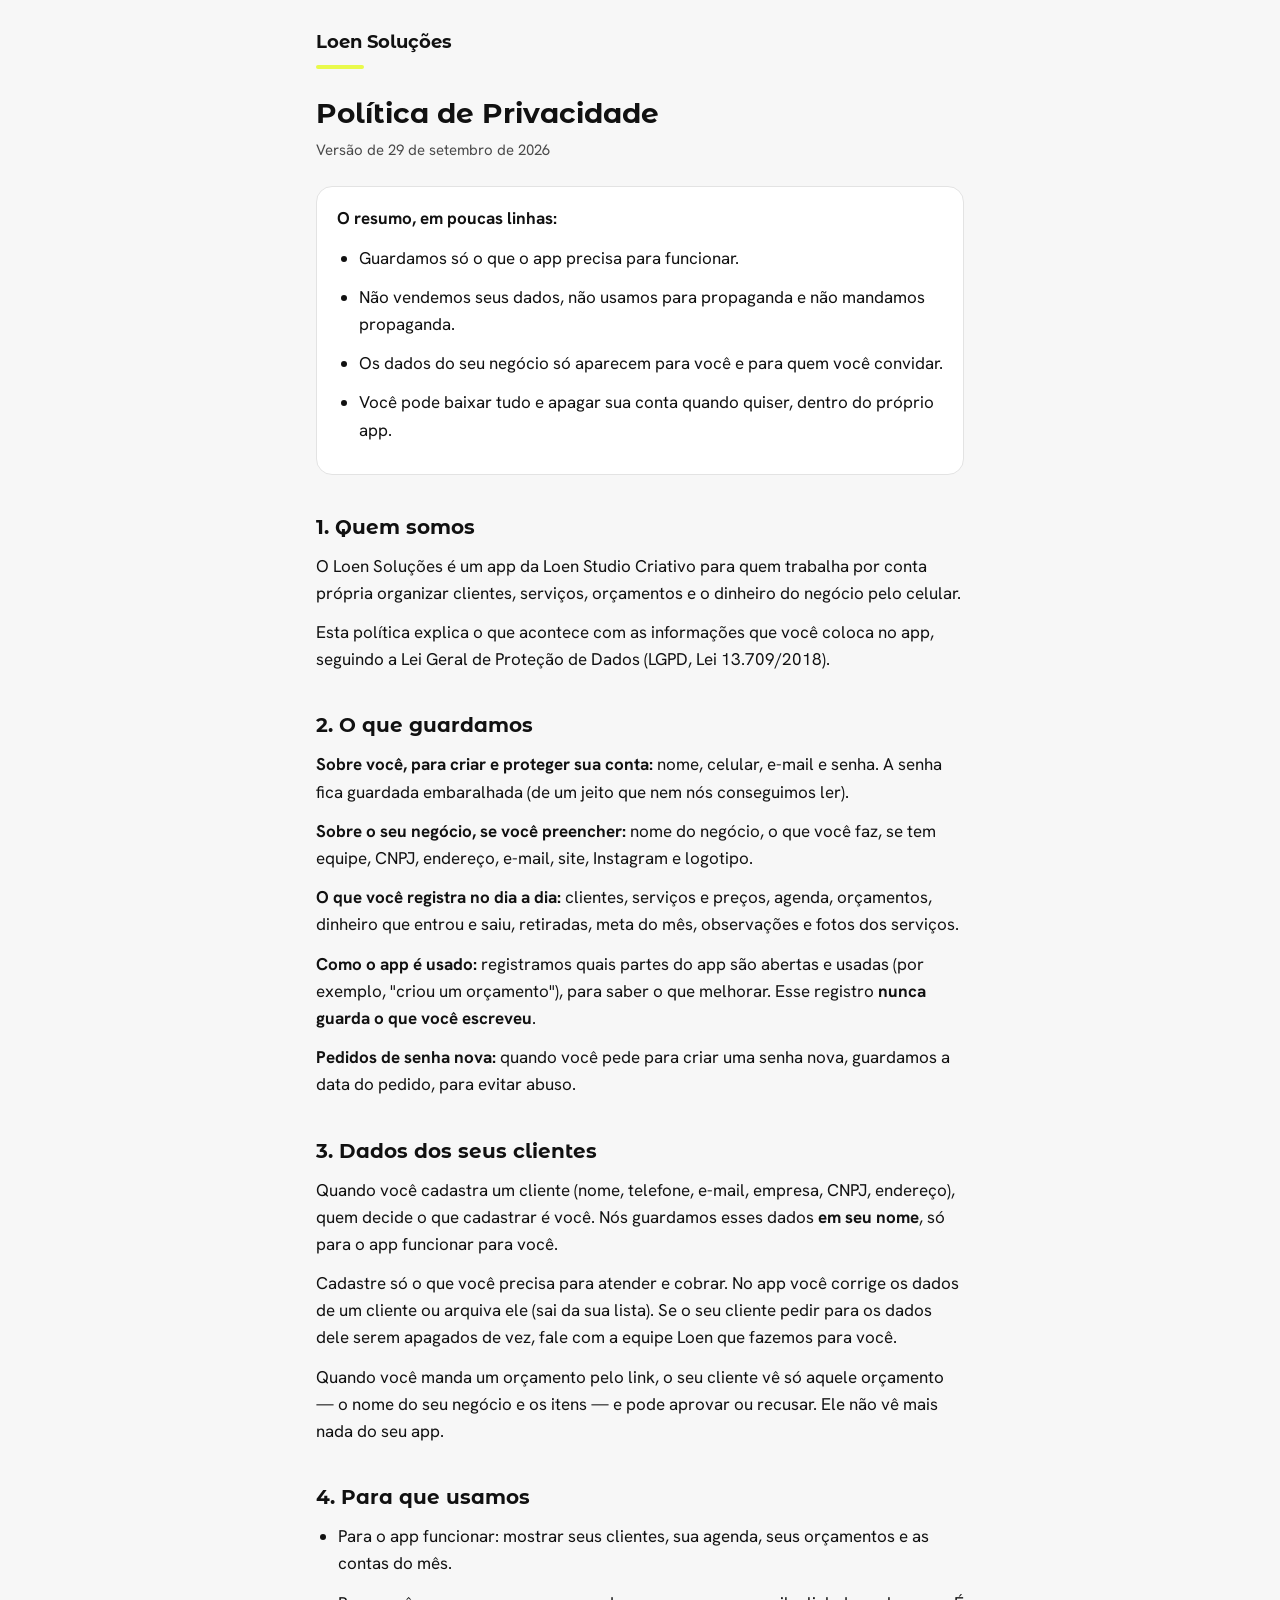
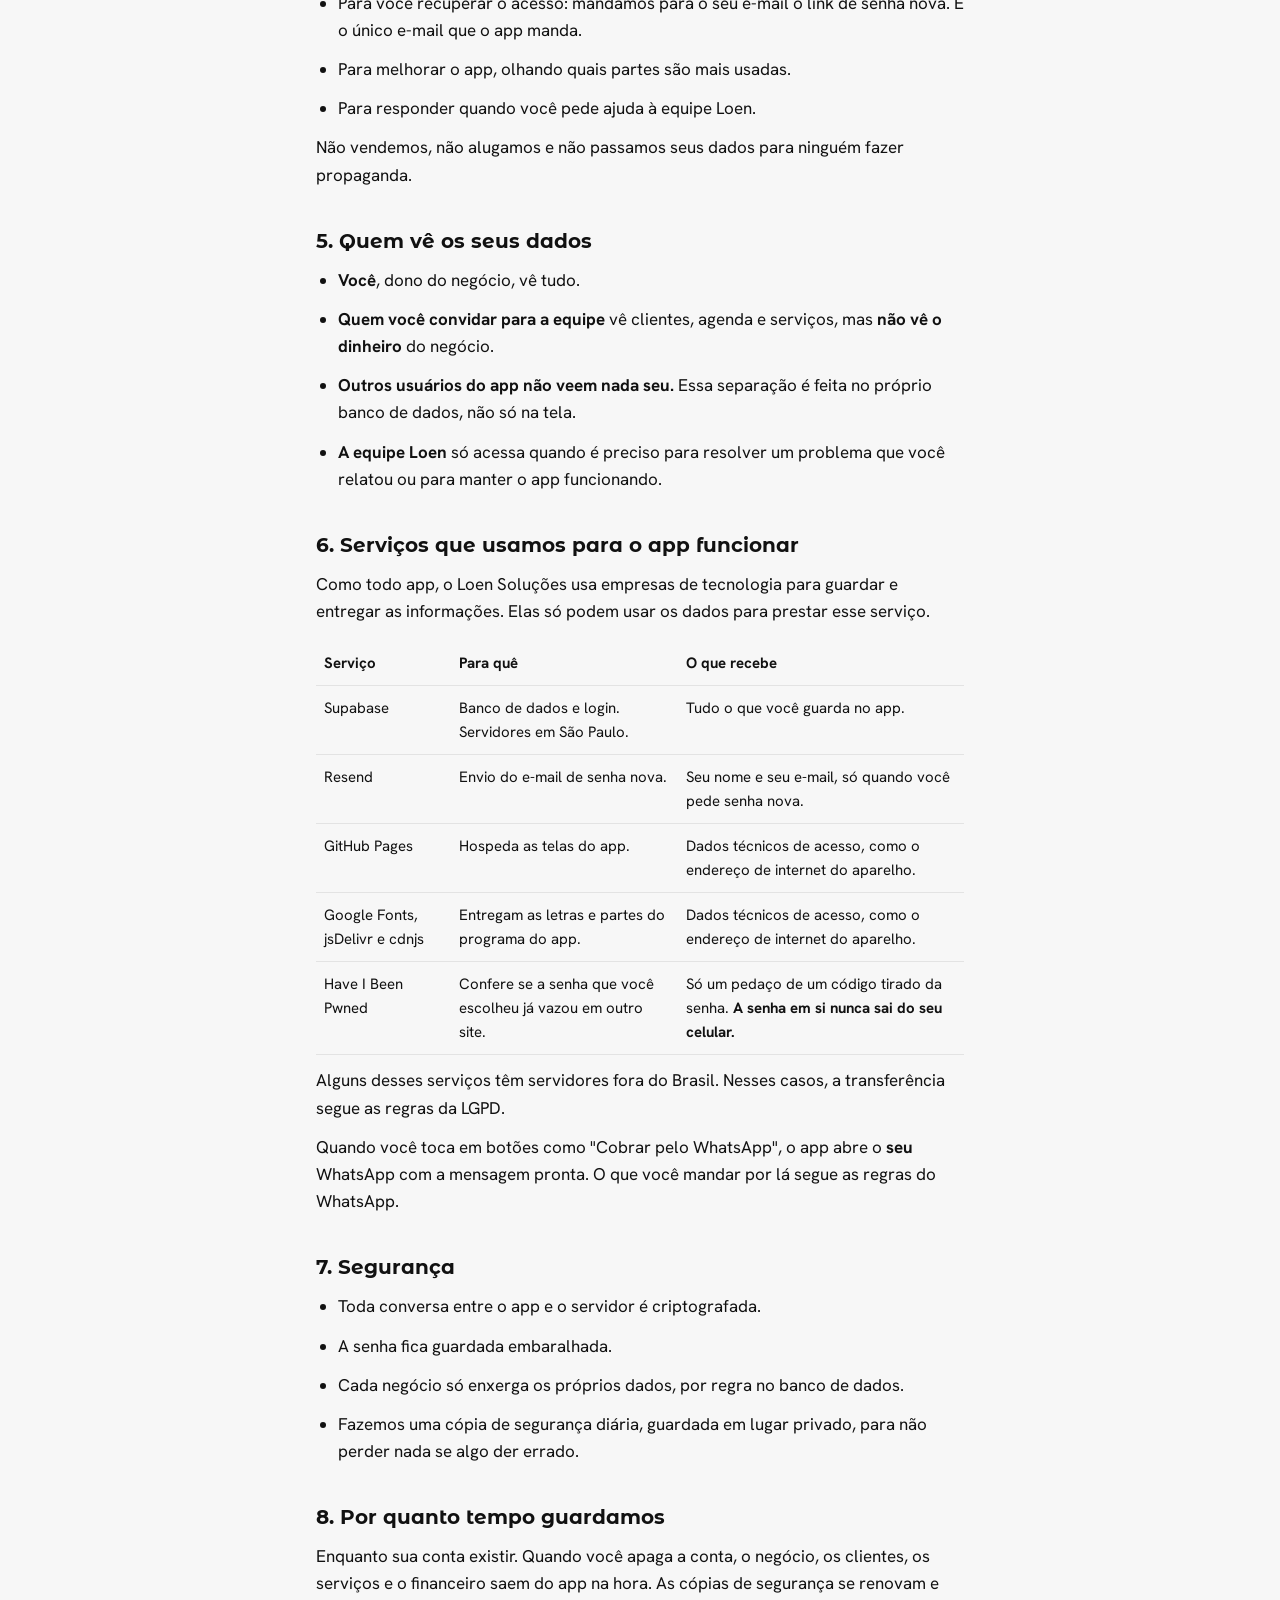
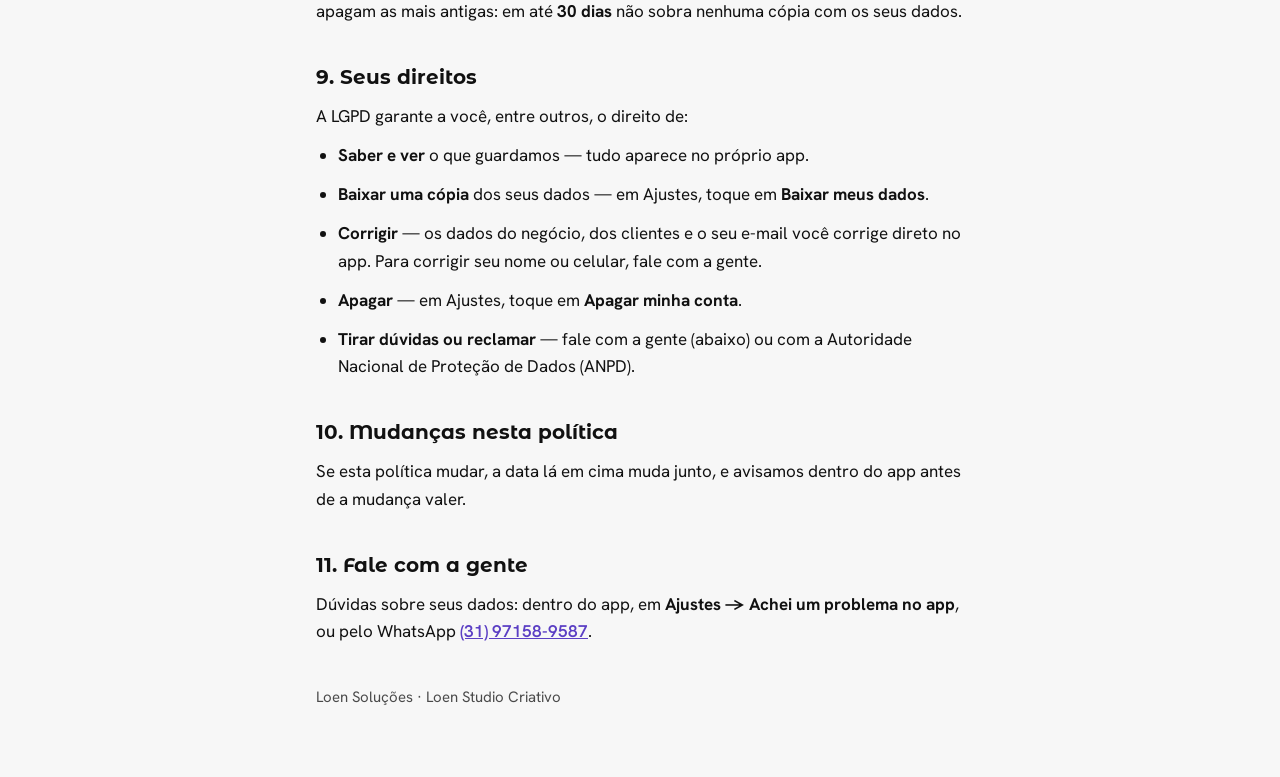
<file: privacidade.html>
<!DOCTYPE html>
<html lang="pt-BR">
<head>
<meta charset="utf-8">
<meta name="viewport" content="width=device-width, initial-scale=1, viewport-fit=cover">
<meta name="theme-color" content="#F7F7F7">
<title>Política de Privacidade — Loen Soluções</title>

<!-- Política de Privacidade do app. Versão = CONFIG.VERSAO_PRIVACIDADE
     (config.js). Mudou o texto? Mude a data lá e aqui, e quem já tem
     conta precisa ser avisado.

     Tudo o que está escrito aqui foi conferido contra o que o app e o
     banco fazem de verdade em 29/09/2026. Não prometa nada que o
     código não faz. -->

<link rel="preconnect" href="https://fonts.googleapis.com">
<link rel="preconnect" href="https://fonts.gstatic.com" crossorigin>
<link href="https://fonts.googleapis.com/css2?family=Montserrat+Alternates:wght@600;700&family=Hanken+Grotesk:wght@400;600;700&display=swap" rel="stylesheet">

<style>
  :root {
    --tinta: #111111; --cinza: #4A4A4A; --fundo: #F7F7F7; --branco: #fff;
    --borda: #E3E3E3; --lima: #E9FA4C; --lilas-texto: #5B3FC4;
  }
  * { box-sizing: border-box; }
  body {
    margin: 0; background: var(--fundo); color: var(--tinta);
    font-family: 'Hanken Grotesk', system-ui, sans-serif; font-size: 17px; line-height: 1.6;
    -webkit-font-smoothing: antialiased;
  }
  main { max-width: 680px; margin: 0 auto; padding: 28px 16px 56px; }
  .marca { font-family: 'Montserrat Alternates', sans-serif; font-weight: 700; font-size: 18px; margin: 0; }
  .traco { width: 48px; height: 4px; background: var(--lima); border-radius: 2px; margin: 8px 0 28px; }
  h1 { font-family: 'Montserrat Alternates', sans-serif; font-size: 28px; line-height: 1.2; margin: 0 0 8px; }
  .versao { color: var(--cinza); font-size: 15px; margin: 0 0 24px; }
  h2 { font-family: 'Montserrat Alternates', sans-serif; font-size: 20px; margin: 36px 0 10px; }
  p, li { margin: 0 0 12px; }
  ul { padding-left: 22px; margin: 0 0 12px; }
  .resumo {
    background: var(--branco); border: 1.5px solid var(--borda); border-radius: 16px;
    padding: 18px 20px; margin: 0 0 8px;
  }
  .resumo ul { margin: 0; }
  a { color: var(--lilas-texto); font-weight: 600; }
  a:focus-visible { outline: 3px solid var(--lilas-texto); outline-offset: 2px; border-radius: 4px; }
  table { width: 100%; border-collapse: collapse; font-size: 15px; margin: 4px 0 12px; }
  th, td { text-align: left; vertical-align: top; padding: 10px 8px; border-bottom: 1px solid var(--borda); }
  th { font-weight: 700; }
  .rolar { overflow-x: auto; }
  footer { margin-top: 40px; color: var(--cinza); font-size: 15px; }
</style>
</head>
<body>
<main>
  <p class="marca">Loen Soluções</p>
  <div class="traco"></div>

  <h1>Política de Privacidade</h1>
  <p class="versao">Versão de 29 de setembro de 2026</p>

  <div class="resumo">
    <p><strong>O resumo, em poucas linhas:</strong></p>
    <ul>
      <li>Guardamos só o que o app precisa para funcionar.</li>
      <li>Não vendemos seus dados, não usamos para propaganda e não mandamos propaganda.</li>
      <li>Os dados do seu negócio só aparecem para você e para quem você convidar.</li>
      <li>Você pode baixar tudo e apagar sua conta quando quiser, dentro do próprio app.</li>
    </ul>
  </div>

  <h2>1. Quem somos</h2>
  <p>O Loen Soluções é um app da Loen Studio Criativo para quem trabalha por conta própria organizar clientes, serviços, orçamentos e o dinheiro do negócio pelo celular.</p>
  <p>Esta política explica o que acontece com as informações que você coloca no app, seguindo a Lei Geral de Proteção de Dados (LGPD, Lei 13.709/2018).</p>

  <h2>2. O que guardamos</h2>
  <p><strong>Sobre você, para criar e proteger sua conta:</strong> nome, celular, e-mail e senha. A senha fica guardada embaralhada (de um jeito que nem nós conseguimos ler).</p>
  <p><strong>Sobre o seu negócio, se você preencher:</strong> nome do negócio, o que você faz, se tem equipe, CNPJ, endereço, e-mail, site, Instagram e logotipo.</p>
  <p><strong>O que você registra no dia a dia:</strong> clientes, serviços e preços, agenda, orçamentos, dinheiro que entrou e saiu, retiradas, meta do mês, observações e fotos dos serviços.</p>
  <p><strong>Como o app é usado:</strong> registramos quais partes do app são abertas e usadas (por exemplo, "criou um orçamento"), para saber o que melhorar. Esse registro <strong>nunca guarda o que você escreveu</strong>.</p>
  <p><strong>Pedidos de senha nova:</strong> quando você pede para criar uma senha nova, guardamos a data do pedido, para evitar abuso.</p>

  <h2>3. Dados dos seus clientes</h2>
  <p>Quando você cadastra um cliente (nome, telefone, e-mail, empresa, CNPJ, endereço), quem decide o que cadastrar é você. Nós guardamos esses dados <strong>em seu nome</strong>, só para o app funcionar para você.</p>
  <p>Cadastre só o que você precisa para atender e cobrar. No app você corrige os dados de um cliente ou arquiva ele (sai da sua lista). Se o seu cliente pedir para os dados dele serem apagados de vez, fale com a equipe Loen que fazemos para você.</p>
  <p>Quando você manda um orçamento pelo link, o seu cliente vê só aquele orçamento — o nome do seu negócio e os itens — e pode aprovar ou recusar. Ele não vê mais nada do seu app.</p>

  <h2>4. Para que usamos</h2>
  <ul>
    <li>Para o app funcionar: mostrar seus clientes, sua agenda, seus orçamentos e as contas do mês.</li>
    <li>Para você recuperar o acesso: mandamos para o seu e-mail o link de senha nova. É o único e-mail que o app manda.</li>
    <li>Para melhorar o app, olhando quais partes são mais usadas.</li>
    <li>Para responder quando você pede ajuda à equipe Loen.</li>
  </ul>
  <p>Não vendemos, não alugamos e não passamos seus dados para ninguém fazer propaganda.</p>

  <h2>5. Quem vê os seus dados</h2>
  <ul>
    <li><strong>Você</strong>, dono do negócio, vê tudo.</li>
    <li><strong>Quem você convidar para a equipe</strong> vê clientes, agenda e serviços, mas <strong>não vê o dinheiro</strong> do negócio.</li>
    <li><strong>Outros usuários do app não veem nada seu.</strong> Essa separação é feita no próprio banco de dados, não só na tela.</li>
    <li><strong>A equipe Loen</strong> só acessa quando é preciso para resolver um problema que você relatou ou para manter o app funcionando.</li>
  </ul>

  <h2>6. Serviços que usamos para o app funcionar</h2>
  <p>Como todo app, o Loen Soluções usa empresas de tecnologia para guardar e entregar as informações. Elas só podem usar os dados para prestar esse serviço.</p>
  <div class="rolar">
  <table>
    <thead><tr><th>Serviço</th><th>Para quê</th><th>O que recebe</th></tr></thead>
    <tbody>
      <tr><td>Supabase</td><td>Banco de dados e login. Servidores em São Paulo.</td><td>Tudo o que você guarda no app.</td></tr>
      <tr><td>Resend</td><td>Envio do e-mail de senha nova.</td><td>Seu nome e seu e-mail, só quando você pede senha nova.</td></tr>
      <tr><td>GitHub Pages</td><td>Hospeda as telas do app.</td><td>Dados técnicos de acesso, como o endereço de internet do aparelho.</td></tr>
      <tr><td>Google Fonts, jsDelivr e cdnjs</td><td>Entregam as letras e partes do programa do app.</td><td>Dados técnicos de acesso, como o endereço de internet do aparelho.</td></tr>
      <tr><td>Have I Been Pwned</td><td>Confere se a senha que você escolheu já vazou em outro site.</td><td>Só um pedaço de um código tirado da senha. <strong>A senha em si nunca sai do seu celular.</strong></td></tr>
    </tbody>
  </table>
  </div>
  <p>Alguns desses serviços têm servidores fora do Brasil. Nesses casos, a transferência segue as regras da LGPD.</p>
  <p>Quando você toca em botões como "Cobrar pelo WhatsApp", o app abre o <strong>seu</strong> WhatsApp com a mensagem pronta. O que você mandar por lá segue as regras do WhatsApp.</p>

  <h2>7. Segurança</h2>
  <ul>
    <li>Toda conversa entre o app e o servidor é criptografada.</li>
    <li>A senha fica guardada embaralhada.</li>
    <li>Cada negócio só enxerga os próprios dados, por regra no banco de dados.</li>
    <li>Fazemos uma cópia de segurança diária, guardada em lugar privado, para não perder nada se algo der errado.</li>
  </ul>

  <h2>8. Por quanto tempo guardamos</h2>
  <p>Enquanto sua conta existir. Quando você apaga a conta, o negócio, os clientes, os serviços e o financeiro saem do app na hora. As cópias de segurança se renovam e apagam as mais antigas: em até <strong>30 dias</strong> não sobra nenhuma cópia com os seus dados.</p>

  <h2>9. Seus direitos</h2>
  <p>A LGPD garante a você, entre outros, o direito de:</p>
  <ul>
    <li><strong>Saber e ver</strong> o que guardamos — tudo aparece no próprio app.</li>
    <li><strong>Baixar uma cópia</strong> dos seus dados — em Ajustes, toque em <strong>Baixar meus dados</strong>.</li>
    <li><strong>Corrigir</strong> — os dados do negócio, dos clientes e o seu e-mail você corrige direto no app. Para corrigir seu nome ou celular, fale com a gente.</li>
    <li><strong>Apagar</strong> — em Ajustes, toque em <strong>Apagar minha conta</strong>.</li>
    <li><strong>Tirar dúvidas ou reclamar</strong> — fale com a gente (abaixo) ou com a Autoridade Nacional de Proteção de Dados (ANPD).</li>
  </ul>

  <h2>10. Mudanças nesta política</h2>
  <p>Se esta política mudar, a data lá em cima muda junto, e avisamos dentro do app antes de a mudança valer.</p>

  <h2>11. Fale com a gente</h2>
  <p>Dúvidas sobre seus dados: dentro do app, em <strong>Ajustes → Achei um problema no app</strong>, ou pelo WhatsApp <a href="https://wa.me/5531971589587">(31) 97158-9587</a>.</p>

  <footer>
    <p>Loen Soluções · Loen Studio Criativo</p>
  </footer>
</main>
</body>
</html>
</file>
